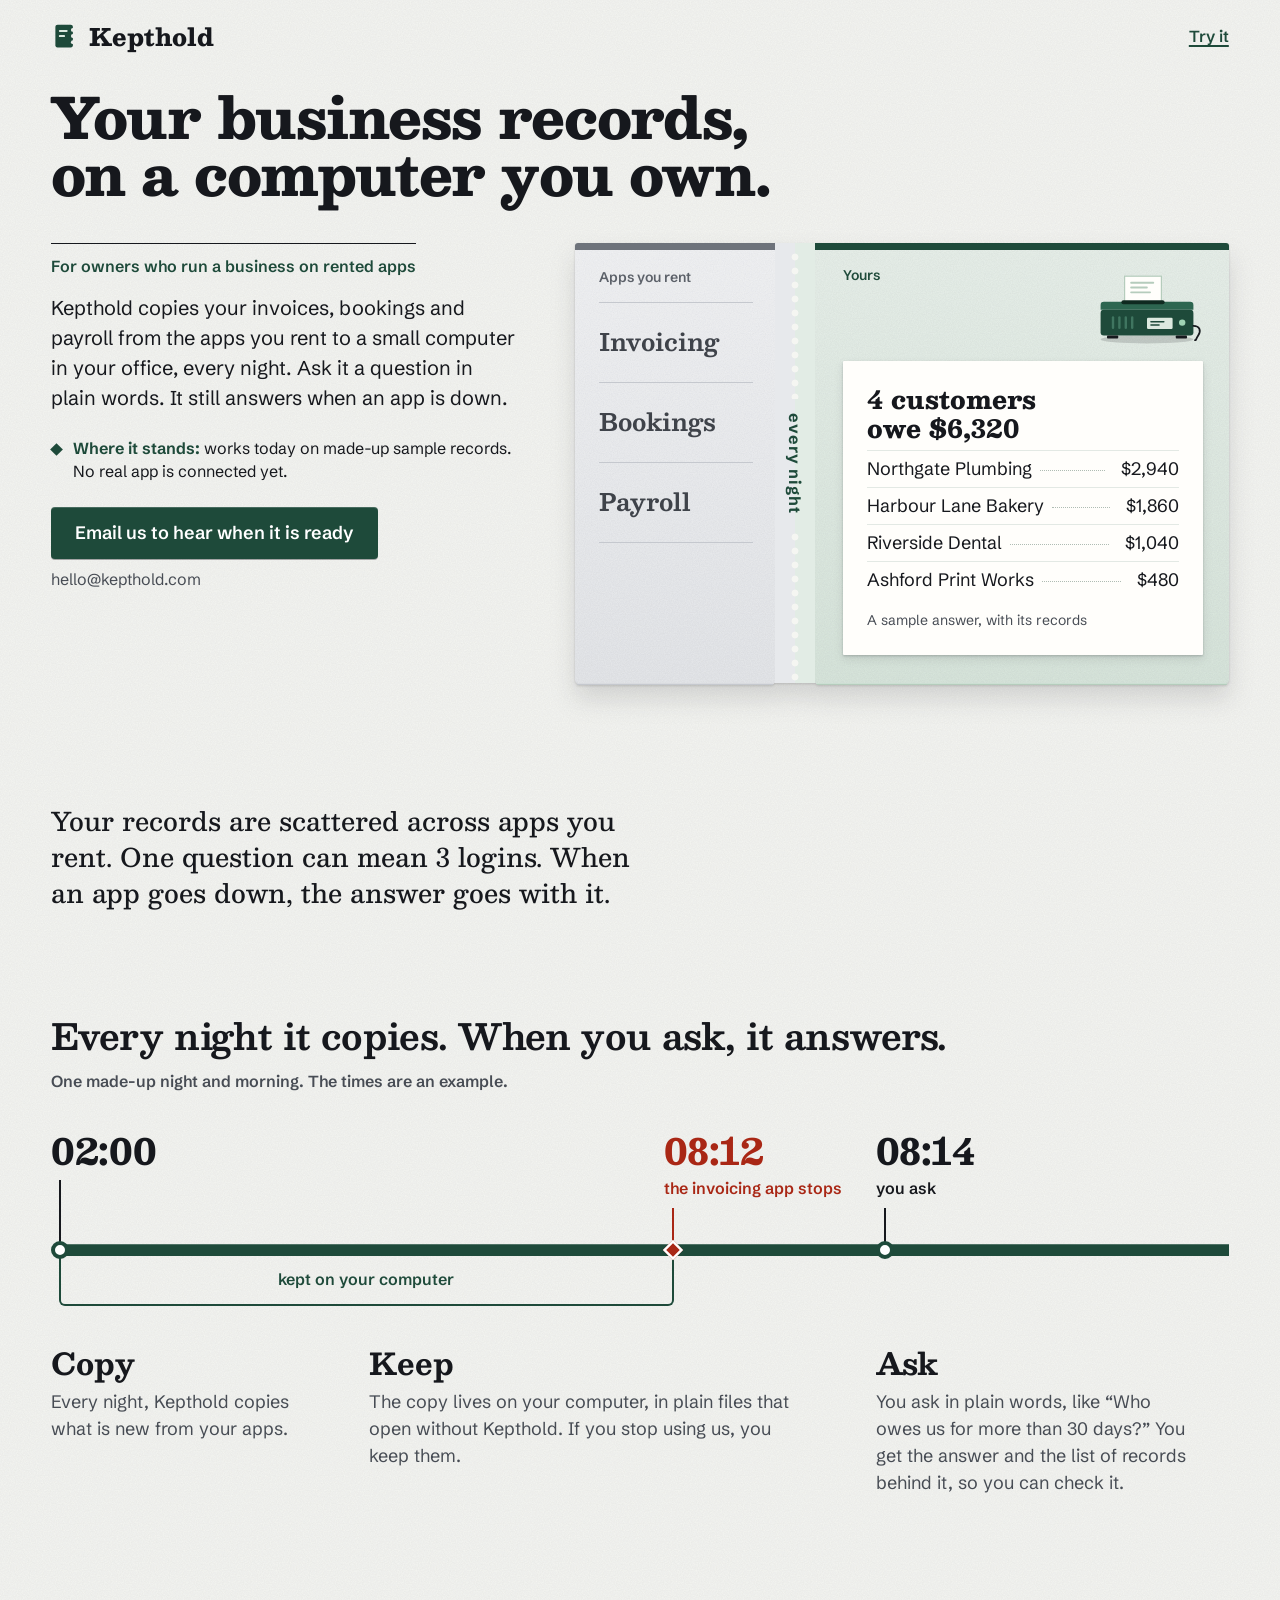
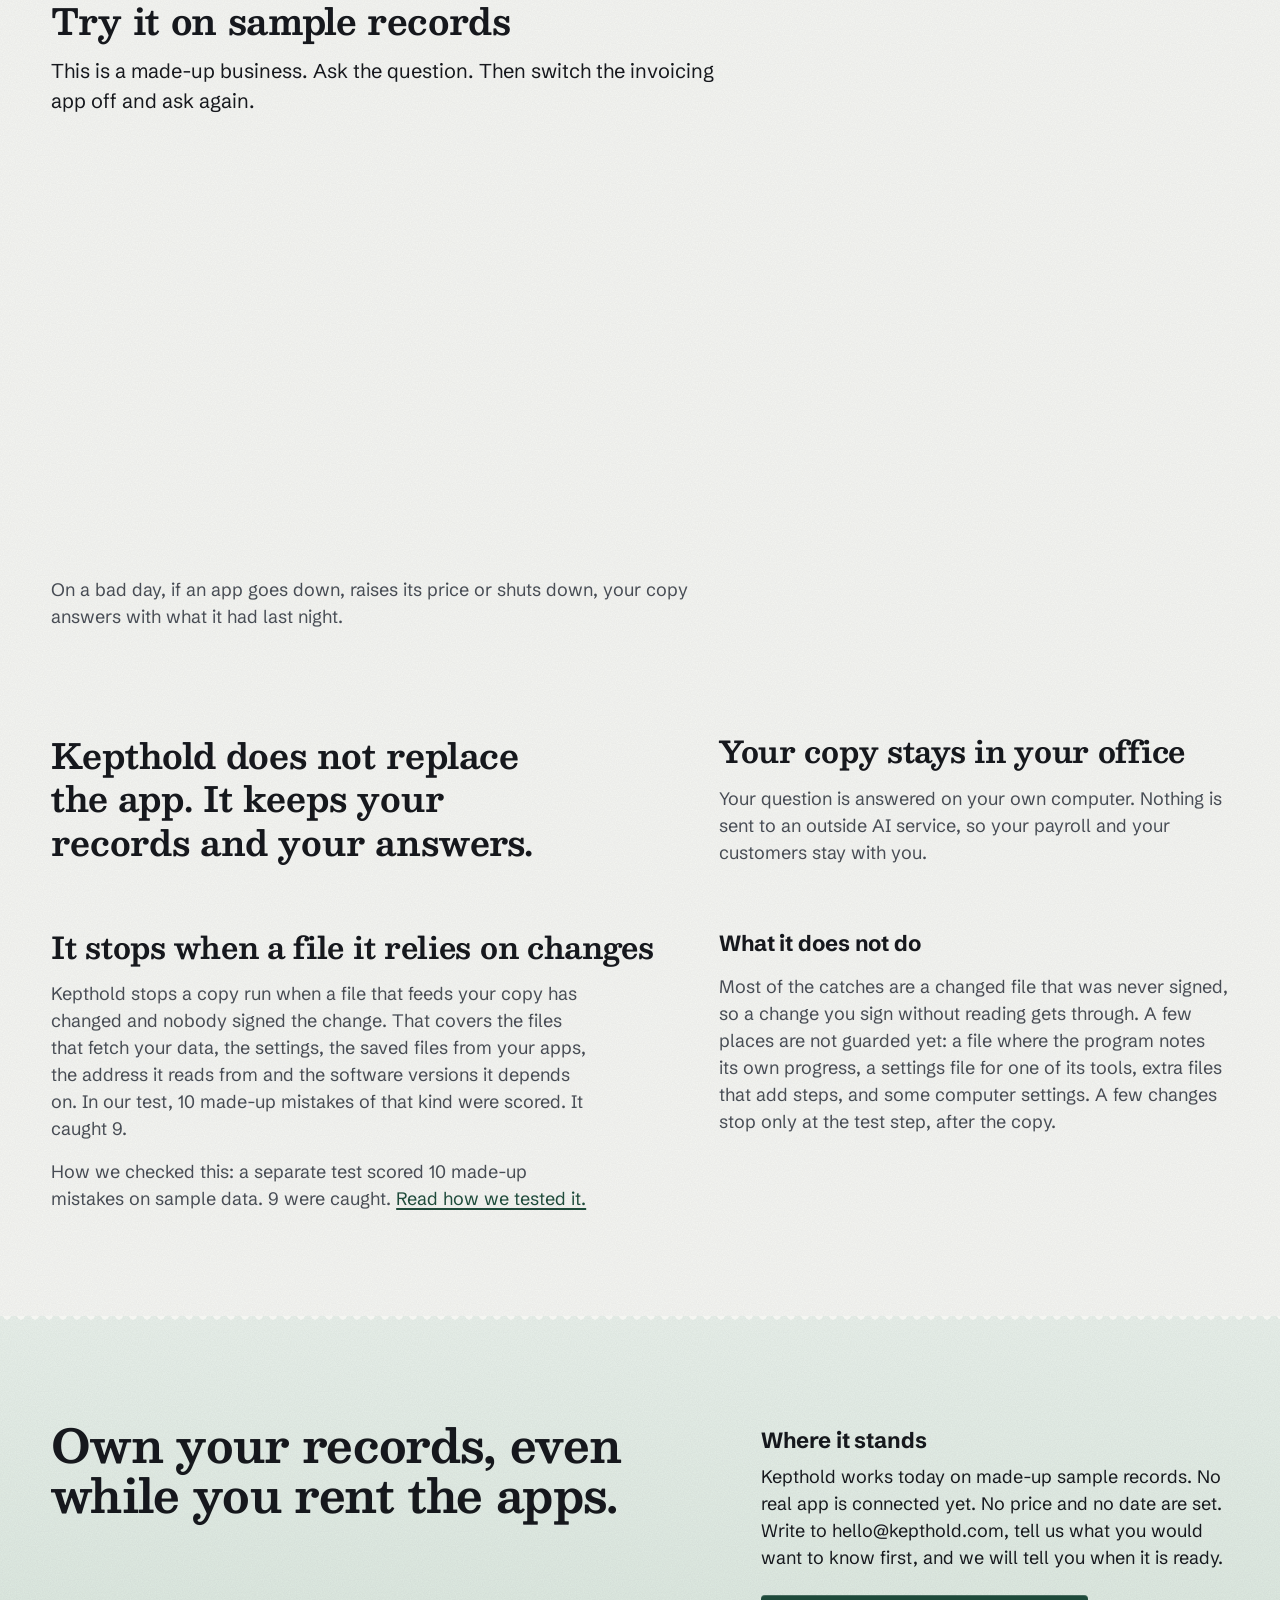
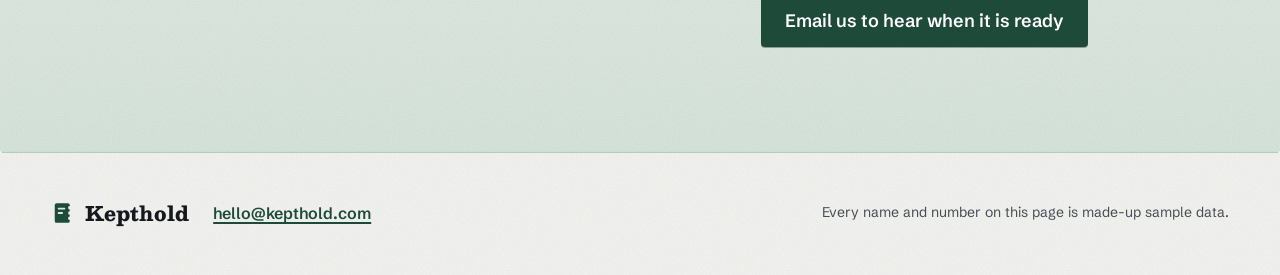
<file: index.html>
<!doctype html>
<html lang="en">
<head>
<meta charset="utf-8">
<script>document.documentElement.className='js';</script>
<style>.js #static-example { display: none; }</style>
<meta name="viewport" content="width=device-width, initial-scale=1">
<title>Kepthold: your business records, on a computer you own</title>
<meta name="description" content="For owners who run a business on rented apps. Kepthold copies your invoices, bookings and payroll to a small computer in your office every night, and answers questions in plain words. It works today on made-up sample records.">
<link rel="canonical" href="https://www.kepthold.com/">
<meta property="og:type" content="website">
<meta property="og:site_name" content="Kepthold">
<meta property="og:title" content="Kepthold: your business records, on a computer you own">
<meta property="og:description" content="Kepthold copies your invoices, bookings and payroll to a small computer in your office every night and answers questions in plain words. Works today on made-up sample records.">
<meta property="og:url" content="https://www.kepthold.com/">
<meta property="og:image" content="https://www.kepthold.com/assets/og.png">
<meta name="twitter:card" content="summary_large_image">
<link rel="icon" href="assets/mark.svg" type="image/svg+xml">
<meta name="color-scheme" content="light">
<link rel="preload" href="fonts/Besley-VF.woff2" as="font" type="font/woff2" crossorigin>
<link rel="preload" href="fonts/SchibstedGrotesk-VF.woff2" as="font" type="font/woff2" crossorigin>
<link rel="stylesheet" href="site.css">
<script src="site.js" defer></script>
</head>
<body id="top">
<a class="skip-link" href="#main">Skip to content</a>
<svg width="0" height="0" class="defs" aria-hidden="true" focusable="false">
  <symbol id="pc" viewBox="0 0 140 100">
    <ellipse cx="70" cy="93" rx="58" ry="5" fill="#16181D" opacity=".16"/>
    <rect x="42" y="14" width="46" height="34" fill="#FFFEFB" stroke="#B5CCBC" stroke-width="1.5"/>
    <rect x="49" y="21" width="30" height="2.4" rx="1.2" fill="#B5CCBC"/>
    <rect x="49" y="27" width="22" height="2.4" rx="1.2" fill="#B5CCBC"/>
    <rect x="49" y="33" width="26" height="2.4" rx="1.2" fill="#B5CCBC"/>
    <path d="M16 46h108a4 4 0 0 1 4 4v6H12v-6a4 4 0 0 1 4-4z" fill="#2D6650"/>
    <rect x="38" y="44" width="54" height="5" rx="2.5" fill="#0F2A20"/>
    <rect x="12" y="56" width="116" height="32" rx="4" fill="#1E4A3A"/>
    <rect x="26" y="64" width="3" height="16" rx="1.5" fill="#3F7560"/>
    <rect x="34" y="64" width="3" height="16" rx="1.5" fill="#3F7560"/>
    <rect x="42" y="64" width="3" height="16" rx="1.5" fill="#3F7560"/>
    <rect x="50" y="64" width="3" height="16" rx="1.5" fill="#3F7560"/>
    <rect x="70" y="66" width="32" height="14" rx="1.5" fill="#DCE9DF"/>
    <rect x="74" y="70" width="18" height="2" rx="1" fill="#1E4A3A"/>
    <rect x="74" y="74" width="12" height="2" rx="1" fill="#1E4A3A"/>
    <circle cx="114" cy="72" r="4" fill="#9FD3B4"/>
    <rect x="20" y="88" width="14" height="4" rx="1" fill="#16181D"/>
    <rect x="106" y="88" width="14" height="4" rx="1" fill="#16181D"/>
    <path d="M128 76c8 0 10 6 6 12s-2 6-4 6" stroke="#16181D" stroke-width="2.2" fill="none" stroke-linecap="round"/>
  </symbol>
</svg>

<header class="top wrap">
  <a class="brand" href="#top" aria-label="Kepthold, top of page"><img src="assets/mark.svg" width="28" height="28" alt=""><span>Kepthold</span></a>
  <a class="toplink" href="#h-try">Try it</a>
</header>

<main id="main" tabindex="-1">

<section class="hero wrap" aria-labelledby="h-hero">
  <h1 id="h-hero">Your business<br class="m"> records,<br class="d"> on a<br class="m"> computer you own.</h1>
  <div class="hero-text">
    <p class="byline">For owners who run a business on rented apps</p>
    <p class="support">Kepthold copies your invoices, bookings and payroll from the apps you rent to a small computer in your office, every night. Ask it a question in plain words. It still answers when an app is down.</p>
    <p class="status"><strong>Where it stands:</strong> works today on <span class="nw">made-up</span> sample records. No real app is connected yet.</p>
    <p class="act"><a class="btn" href="mailto:hello@kepthold.com">Email us to hear when it is ready</a><span class="addr">hello@kepthold.com</span></p>
  </div>
  <figure class="duo" aria-label="Apps you rent are copied every night to Yours, your computer. You ask, and get the answer with the records behind it.">
    <div class="duo-rent g">
      <p class="cap">Apps you rent</p>
      <ul class="apps" role="list"><li>Invoicing</li><li>Bookings</li><li>Payroll</li></ul>
    </div>
    <div class="duo-perf"><span>every night</span></div>
    <div class="duo-yours y">
      <div class="duo-head"><p class="cap">Yours</p><svg class="duo-pc" viewBox="0 0 140 100" aria-hidden="true"><use href="#pc"/></svg></div>
      <div class="slip-w"><div class="slip">
        <p class="slip-h">4 customers owe $6,320</p>
        <ul class="mrecs" role="list">
          <li><span>Northgate Plumbing</span><span>$2,940</span></li>
          <li><span>Harbour Lane Bakery</span><span>$1,860</span></li>
          <li><span>Riverside Dental</span><span>$1,040</span></li>
          <li><span>Ashford Print Works</span><span>$480</span></li>
        </ul>
        <p class="slip-f">A sample answer, with its records</p>
      </div></div>
    </div>
  </figure>
</section>

<section class="statement wrap" aria-label="The problem">
  <p class="problem">Your records are scattered across apps you rent. One question can mean 3 logins. When an app goes down, the answer goes with it.</p>
</section>

<section class="how wrap" id="how" aria-labelledby="h-how">
  <h2 id="h-how">Every night it copies. When you ask, it answers.</h2>
  <p class="night-cap">One made-up night and morning. The times are an example.</p>
  <div class="tl">
    <div class="tl-top">
      <div class="mk mk-copy"><time class="tm" datetime="02:00">02:00</time></div>
      <div class="mk mk-stop"><time class="tm" datetime="08:12">08:12</time><span class="desc">the invoicing app stops</span></div>
      <div class="mk mk-ask"><time class="tm" datetime="08:14">08:14</time><span class="desc">you ask</span></div>
    </div>
    <p class="brk"><span>kept on your computer</span></p>
    <ol class="caps">
      <li class="cap-copy"><h3>Copy</h3><p>Every night, Kepthold copies what is new from your apps.</p></li>
      <li class="cap-keep"><h3>Keep</h3><p>The copy lives on your computer, in plain files that open without Kepthold. If you stop using us, you keep them.</p></li>
      <li class="cap-ask"><h3>Ask</h3><p>You ask in plain words, like “Who owes us for more than 30 days?” You get the answer and the list of records behind it, so you can check it.</p></li>
    </ol>
  </div>
</section>

<section class="try wrap" id="try" aria-labelledby="h-try">
  <h2 id="h-try" tabindex="-1">Try it on sample records</h2>
  <p class="lead"><span class="js-only">This is a made-up business. Ask the question. Then switch the invoicing app off and ask again.</span><span class="nojs-only">This is a made-up business. Below, the same question twice: first with the invoicing app working, then with it switched off.</span></p>

  <div class="bench" id="bench" data-asked="1" data-open="1" data-off="0">
    <div class="pad2">
      <div class="stub g">
        <p class="zone">An app you rent</p>
        <p class="app-name">Invoicing</p>
        <p class="app-state"><span class="st-on">Working</span><span class="st-off">Not responding since 08:12</span></p>
        <div class="power">
          <button class="switch" type="button" hidden role="switch" aria-checked="true" aria-label="Invoicing app power" id="sw"><span class="lab l-on">On</span><span class="lab l-off">Off</span><span class="knob"><span class="k-on">On</span><span class="k-off">Off</span></span></button>
          <span class="on-word">On</span>
        </div>
      </div>
      <div class="leaf" id="leaf"><div class="leaf-in g">
        <ul class="inv" role="list">
          <li class="inv-h"><span>Customer</span><span>Owed</span></li>
          <li><span>Northgate Plumbing</span><span class="amt">$2,940</span></li>
          <li><span>Harbour Lane Bakery</span><span class="amt">$1,860</span></li>
          <li><span>Riverside Dental</span><span class="amt">$1,040</span></li>
          <li><span>Ashford Print Works</span><span class="amt">$480</span></li>
        </ul>
      </div></div>
      <div class="yours y">
        <p class="zone">Your computer</p>
        <div class="q-row">
          <div class="q-paper"><p class="q-text" id="sample-question">Who owes us for more than 30 days?</p></div>
          <button class="btn btn-ask" type="button" hidden id="ask" aria-describedby="sample-question">Ask</button>
        </div>
        <div id="answer-status" class="visually-hidden" role="status"></div>
        <div class="answer">
          <div class="slip-w blank"><div class="slip"><p>Press Ask. Your answer prints here.</p></div></div>
          <div class="slip-w ans-w"><div class="slip ans-card">
            <p class="stamp"><span>Still answers, from last night's copy.</span></p>
            <p class="ans-big">4 customers owe $6,320.</p>
            <p class="ans-src"><span class="src-copy">From last night's copy. </span>Sample data.</p>
            <button class="btn-rec" type="button" hidden id="rec" aria-expanded="true" aria-controls="records"><span class="r-show">Show the records behind it</span><span class="r-hide">Hide the records</span></button>
            <div class="records" id="records">
              <div class="rec-in">
                <table>
                  <caption>The records behind the answer</caption>
                  <colgroup><col class="c-cust"><col class="c-days"><col class="c-owed"></colgroup>
                  <thead><tr><th scope="col" id="customer-1">Customer</th><th scope="col" id="days-1">Days</th><th scope="col" id="owed-1">Owed</th></tr></thead>
                  <tbody>
                    <tr><td headers="customer-1">Northgate Plumbing</td><td headers="days-1">47 days</td><td headers="owed-1">$2,940</td></tr>
                    <tr><td headers="customer-1">Harbour Lane Bakery</td><td headers="days-1">38 days</td><td headers="owed-1">$1,860</td></tr>
                    <tr><td headers="customer-1">Riverside Dental</td><td headers="days-1">33 days</td><td headers="owed-1">$1,040</td></tr>
                    <tr><td headers="customer-1">Ashford Print Works</td><td headers="days-1">31 days</td><td headers="owed-1">$480</td></tr>
                  </tbody>
                  <tfoot><tr><td headers="customer-1">Total</td><td headers="days-1"></td><td headers="owed-1">$6,320</td></tr></tfoot>
                </table>
              </div>
            </div>
          </div></div>
        </div>
      </div>
    </div>
  </div>

  <div id="static-example">
    <div class="bench still-off" data-asked="1" data-open="1" data-off="1">
      <div class="pad2">
        <div class="stub g">
          <p class="zone">An app you rent</p>
          <p class="app-name">Invoicing</p>
          <p class="app-state"><span class="st-off">Not responding since 08:12</span></p>
          <div class="power"><span class="off-word">Off</span></div>
        </div>
        <div class="leaf"></div>
        <div class="yours y">
          <p class="zone">Your computer</p>
          <div class="q-row"><div class="q-paper"><p class="q-text">Who owes us for more than 30 days?</p></div></div>
          <div class="answer"><div class="slip-w ans-w"><div class="slip ans-card">
            <p class="stamp"><span>Still answers, from last night's copy.</span></p>
            <p class="ans-big">4 customers owe $6,320.</p>
            <p class="ans-src">Sample data.</p>
            <div class="records"><div class="rec-in">
              <table>
                  <caption>The records behind the answer</caption>
                  <colgroup><col class="c-cust"><col class="c-days"><col class="c-owed"></colgroup>
                  <thead><tr><th scope="col" id="customer-2">Customer</th><th scope="col" id="days-2">Days</th><th scope="col" id="owed-2">Owed</th></tr></thead>
                  <tbody>
                    <tr><td headers="customer-2">Northgate Plumbing</td><td headers="days-2">47 days</td><td headers="owed-2">$2,940</td></tr>
                    <tr><td headers="customer-2">Harbour Lane Bakery</td><td headers="days-2">38 days</td><td headers="owed-2">$1,860</td></tr>
                    <tr><td headers="customer-2">Riverside Dental</td><td headers="days-2">33 days</td><td headers="owed-2">$1,040</td></tr>
                    <tr><td headers="customer-2">Ashford Print Works</td><td headers="days-2">31 days</td><td headers="owed-2">$480</td></tr>
                  </tbody>
                  <tfoot><tr><td headers="customer-2">Total</td><td headers="days-2"></td><td headers="owed-2">$6,320</td></tr></tfoot>
                </table>
            </div></div>
          </div></div></div>
        </div>
      </div>
    </div>
  </div>

  <p class="bad">On a bad day, if an app goes down, raises its price or shuts down, your copy answers with what it had last night.</p>
</section>

<section class="promise wrap" aria-labelledby="h-private">
  <p class="limit">Kepthold does not replace the app. It keeps your records and your answers.</p>
  <div class="private">
    <h2 id="h-private">Your copy stays in your office</h2>
    <p>Your question is answered on your own computer. Nothing is sent to an outside AI service, so your payroll and your customers stay with you.</p>
  </div>
</section>

<section class="promise checks wrap" aria-labelledby="h-checks">
  <div class="private">
    <h2 id="h-checks">It stops when a file it relies on changes</h2>
    <p>Kepthold stops a copy run when a file that feeds your copy has changed and nobody signed the change. That covers the files that fetch your data, the settings, the saved files from your apps, the address it reads from and the software versions it depends on. In our test, 10 made-up mistakes of that kind were scored. It caught 9.</p>
    <p class="proof">How we checked this: a separate test scored 10 made-up mistakes on sample data. 9 were caught. <a href="how-we-tested.html">Read how we tested it.</a></p>
  </div>
  <div class="private">
    <h3>What it does not do</h3>
    <p>Most of the catches are a changed file that was never signed, so a change you sign without reading gets through. A few places are not guarded yet: a file where the program notes its own progress, a settings file for one of its tools, extra files that add steps, and some computer settings. A few changes stop only at the test step, after the copy.</p>
  </div>
</section>

<section class="close" aria-labelledby="h-vision">
  <div class="close-sheet y">
    <div class="wrap close-in">
      <h2 class="vision" id="h-vision">Own your records, even while you rent the apps.</h2>
      <div class="stands">
        <h3>Where it stands</h3>
        <p>Kepthold works today on <span class="nw">made-up</span> sample records. No real app is connected yet. No price and no date are set. Write to hello@kepthold.com, tell us what you would want to know first, and we will tell you when it is ready.</p>
        <p class="act"><a class="btn" href="mailto:hello@kepthold.com">Email us to hear when it is ready</a></p>
      </div>
    </div>
  </div>
</section>

</main>
<footer class="foot wrap">
  <a class="brand sm" href="#top" aria-label="Kepthold, top of page"><img src="assets/mark.svg" width="24" height="24" alt=""><span>Kepthold</span></a>
  <a class="f-mail" href="mailto:hello@kepthold.com">hello@kepthold.com</a>
  <p class="f-note">Every name and number on this page is made-up sample data.</p>
</footer>
</body>
</html>
</file>
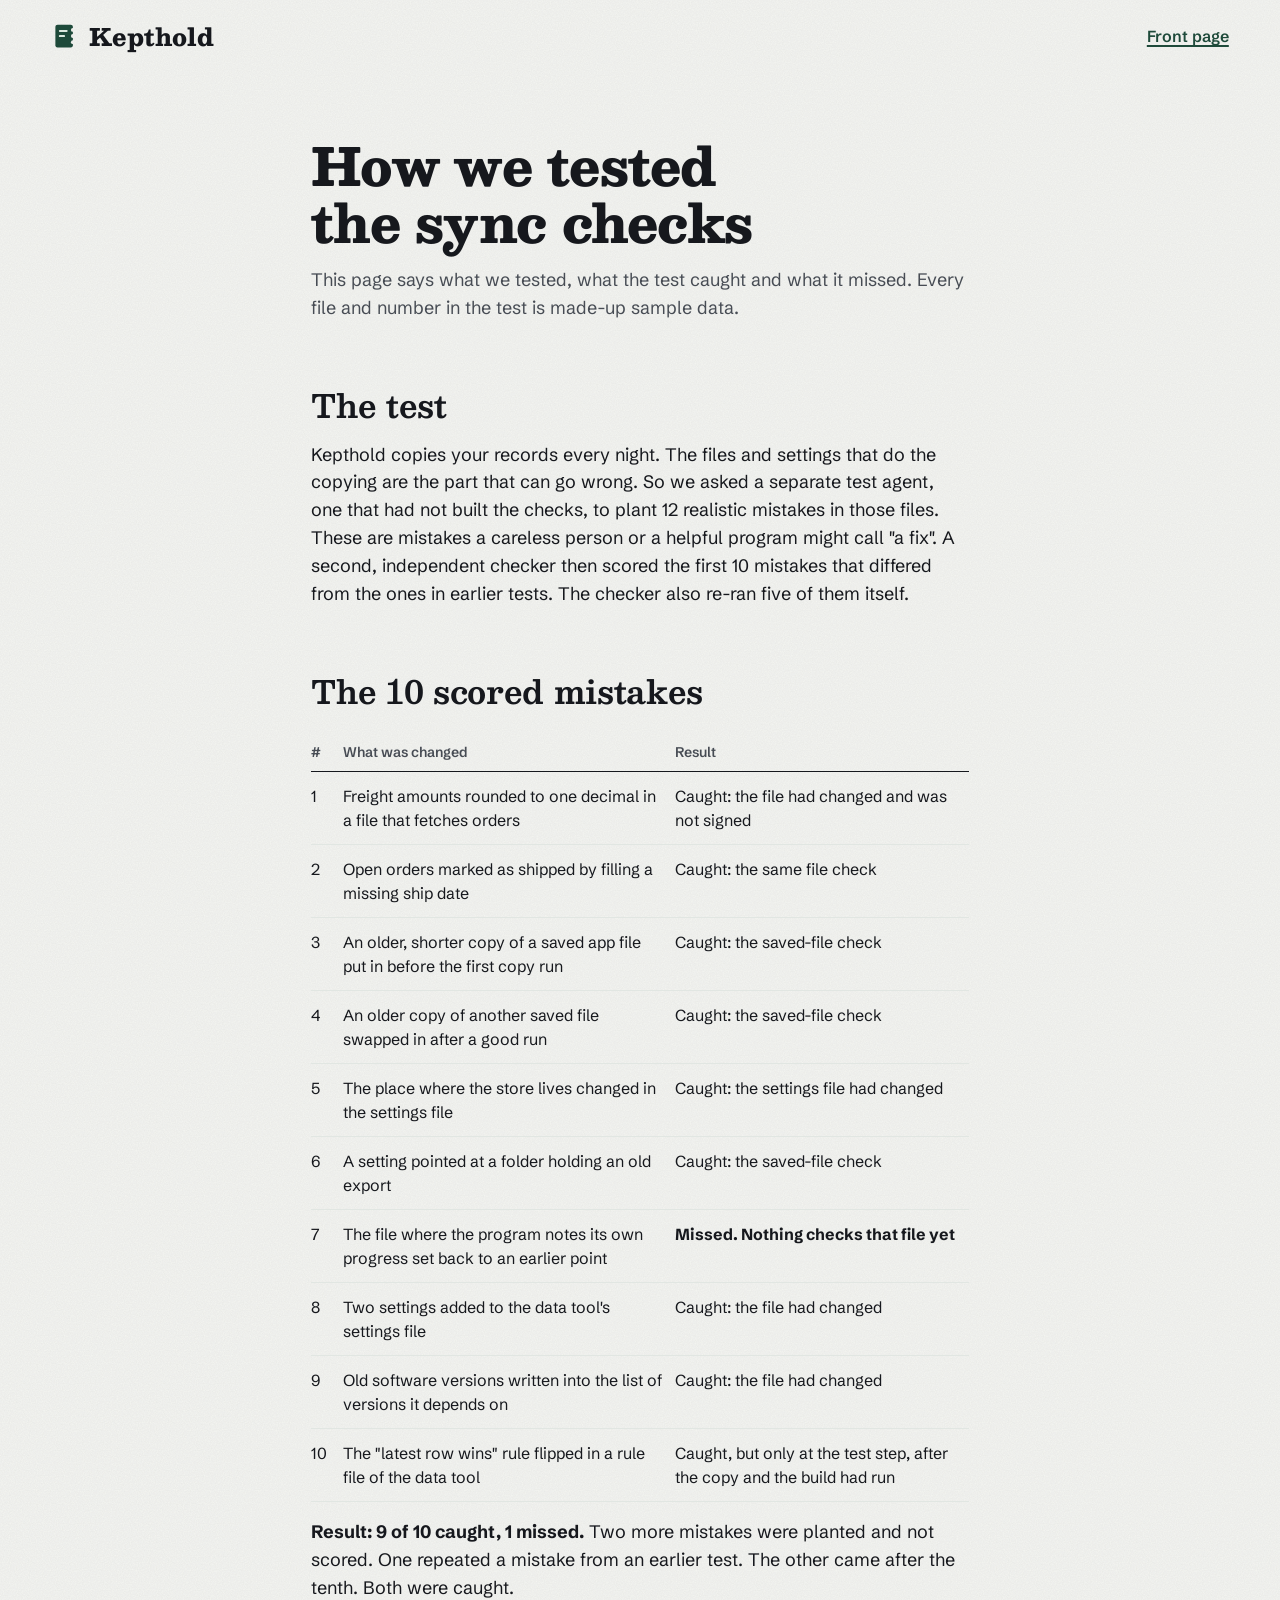
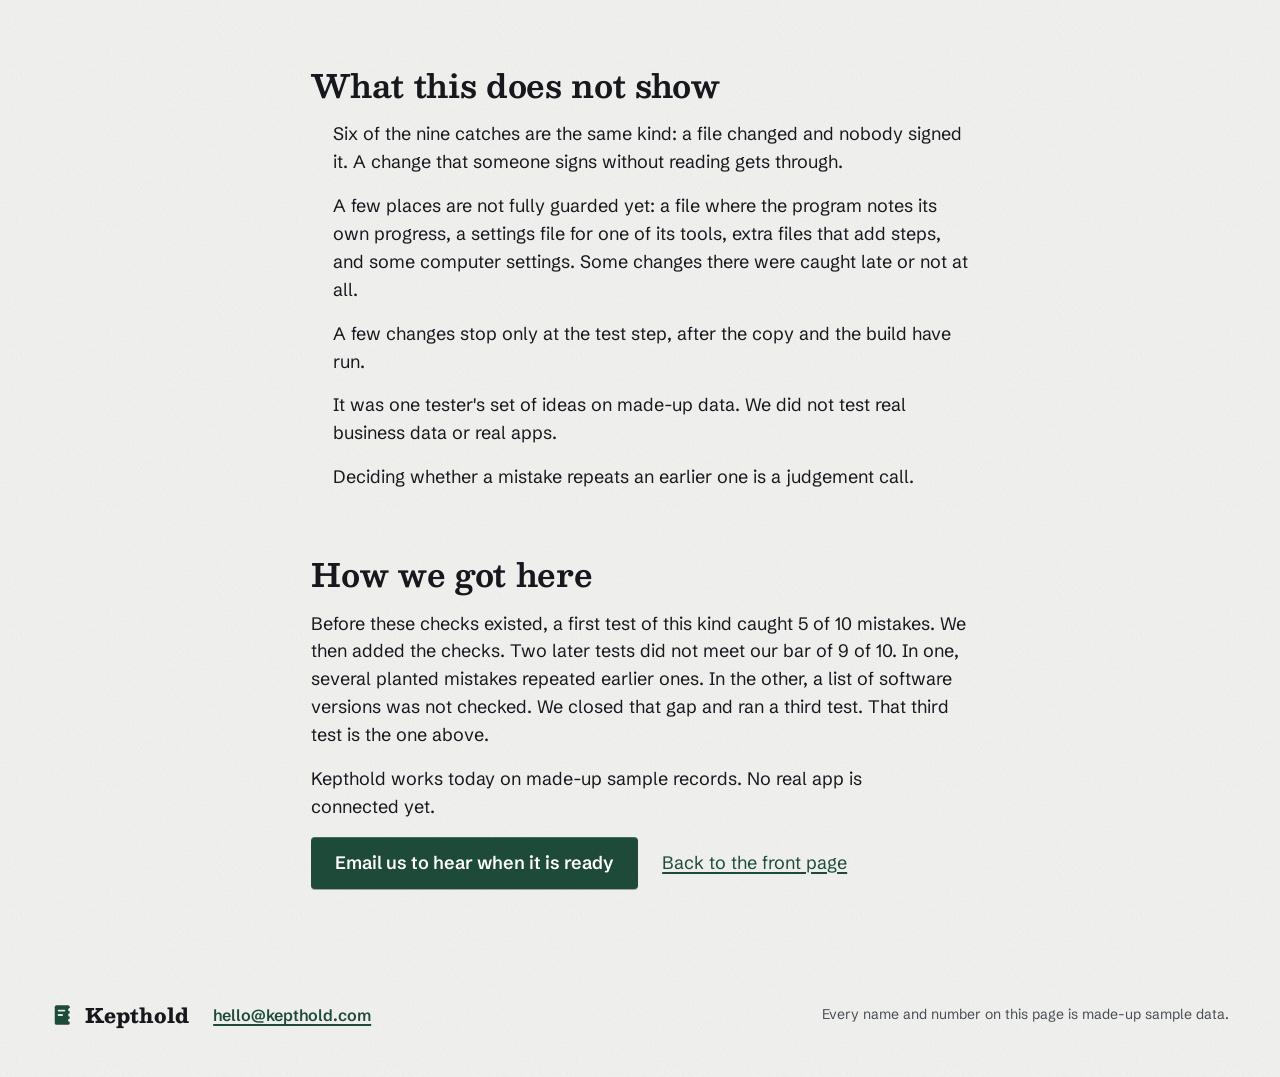
<file: how-we-tested.html>
<!doctype html>
<html lang="en">
<head>
<meta charset="utf-8">
<meta name="viewport" content="width=device-width, initial-scale=1">
<title>How we tested the sync checks | Kepthold</title>
<meta name="description" content="What we tested, what the test caught and what it missed. Ten made-up mistakes, nine caught, one missed. Sample data only.">
<link rel="canonical" href="https://www.kepthold.com/how-we-tested.html">
<link rel="icon" href="assets/mark.svg" type="image/svg+xml">
<meta name="color-scheme" content="light">
<meta property="og:type" content="article">
<meta property="og:site_name" content="Kepthold">
<meta property="og:title" content="How we tested the sync checks">
<meta property="og:description" content="Ten made-up mistakes, nine caught, one missed. What the test shows and what it does not.">
<meta property="og:url" content="https://www.kepthold.com/how-we-tested.html">
<meta property="og:image" content="https://www.kepthold.com/assets/og.png">
<meta name="twitter:card" content="summary_large_image">
<link rel="preload" href="fonts/Besley-VF.woff2" as="font" type="font/woff2" crossorigin>
<link rel="preload" href="fonts/SchibstedGrotesk-VF.woff2" as="font" type="font/woff2" crossorigin>
<link rel="stylesheet" href="site.css">
</head>
<body id="top">
<a class="skip-link" href="#main">Skip to content</a>
<header class="top wrap">
  <a class="brand" href="./" aria-label="Kepthold, front page"><img src="assets/mark.svg" width="28" height="28" alt=""><span>Kepthold</span></a>
  <a class="toplink" href="./">Front page</a>
</header>

<main id="main" tabindex="-1" class="wrap pp">
  <h1>How we tested the sync checks</h1>
  <p class="pp-lead">This page says what we tested, what the test caught and what it missed. Every file and number in the test is made-up sample data.</p>

  <h2>The test</h2>
  <p>Kepthold copies your records every night. The files and settings that do the copying are the part that can go wrong. So we asked a separate test agent, one that had not built the checks, to plant 12 realistic mistakes in those files. These are mistakes a careless person or a helpful program might call "a fix". A second, independent checker then scored the first 10 mistakes that differed from the ones in earlier tests. The checker also re-ran five of them itself.</p>

  <h2 id="scored-mistakes">The 10 scored mistakes</h2>
  <div class="pp-table" role="region" aria-labelledby="scored-mistakes" tabindex="0">
    <table>
      <thead><tr><th scope="col">#</th><th scope="col">What was changed</th><th scope="col">Result</th></tr></thead>
      <tbody>
        <tr><td>1</td><td>Freight amounts rounded to one decimal in a file that fetches orders</td><td>Caught: the file had changed and was not signed</td></tr>
        <tr><td>2</td><td>Open orders marked as shipped by filling a missing ship date</td><td>Caught: the same file check</td></tr>
        <tr><td>3</td><td>An older, shorter copy of a saved app file put in before the first copy run</td><td>Caught: the saved-file check</td></tr>
        <tr><td>4</td><td>An older copy of another saved file swapped in after a good run</td><td>Caught: the saved-file check</td></tr>
        <tr><td>5</td><td>The place where the store lives changed in the settings file</td><td>Caught: the settings file had changed</td></tr>
        <tr><td>6</td><td>A setting pointed at a folder holding an old export</td><td>Caught: the saved-file check</td></tr>
        <tr><td>7</td><td>The file where the program notes its own progress set back to an earlier point</td><td class="miss">Missed. Nothing checks that file yet</td></tr>
        <tr><td>8</td><td>Two settings added to the data tool's settings file</td><td>Caught: the file had changed</td></tr>
        <tr><td>9</td><td>Old software versions written into the list of versions it depends on</td><td>Caught: the file had changed</td></tr>
        <tr><td>10</td><td>The "latest row wins" rule flipped in a rule file of the data tool</td><td>Caught, but only at the test step, after the copy and the build had run</td></tr>
      </tbody>
    </table>
  </div>
  <p><strong>Result: 9 of 10 caught, 1 missed.</strong> Two more mistakes were planted and not scored. One repeated a mistake from an earlier test. The other came after the tenth. Both were caught.</p>

  <h2>What this does not show</h2>
  <ul class="pp-list" role="list">
    <li>Six of the nine catches are the same kind: a file changed and nobody signed it. A change that someone signs without reading gets through.</li>
    <li>A few places are not fully guarded yet: a file where the program notes its own progress, a settings file for one of its tools, extra files that add steps, and some computer settings. Some changes there were caught late or not at all.</li>
    <li>A few changes stop only at the test step, after the copy and the build have run.</li>
    <li>It was one tester's set of ideas on made-up data. We did not test real business data or real apps.</li>
    <li>Deciding whether a mistake repeats an earlier one is a judgement call.</li>
  </ul>

  <h2>How we got here</h2>
  <p>Before these checks existed, a first test of this kind caught 5 of 10 mistakes. We then added the checks. Two later tests did not meet our bar of 9 of 10. In one, several planted mistakes repeated earlier ones. In the other, a list of software versions was not checked. We closed that gap and ran a third test. That third test is the one above.</p>
  <p>Kepthold works today on made-up sample records. No real app is connected yet.</p>
  <p class="pp-back"><a class="btn" href="mailto:hello@kepthold.com">Email us to hear when it is ready</a> <a href="./">Back to the front page</a></p>
</main>

<footer class="foot wrap">
  <a class="brand sm" href="./" aria-label="Kepthold, front page"><img src="assets/mark.svg" width="24" height="24" alt=""><span>Kepthold</span></a>
  <a class="f-mail" href="mailto:hello@kepthold.com">hello@kepthold.com</a>
  <p class="f-note">Every name and number on this page is made-up sample data.</p>
</footer>
</body>
</html>
</file>
<file: site.css>
@font-face { font-family: "Besley"; src: url("fonts/Besley-VF.woff2") format("woff2"); font-weight: 400 900; font-display: swap; }
@font-face { font-family: "Schibsted Grotesk"; src: url("fonts/SchibstedGrotesk-VF.woff2") format("woff2"); font-weight: 400 900; font-display: swap; }

/* SYSTEM. One printed pad: grey sheets are rented apps, green sheets are yours.
   Real text only. Paper tone, hairline rules, one soft contact shadow.
   Two edge treatments only: the round-hole perforation between sheets, and one torn edge (paper-coloured).
   Slips are cut straight.
   Spacing scale: 8 16 24 40 64 104. Type scale: 14 16 18 22 30 40 52 64. */
:root {
  --page: #F5F6F2;
  --ink: #16181D;
  --muted: #474C54;
  --rent: #5C6169;
  --deep: #1E4A3A;
  --deep-2: #163829;
  --kept: #DCE9DF;
  --y-mid: #E0EBE3;
  --hair: rgba(22,24,29,.2);
  --hair-g: #C5C8CE;
  --red: #A92715;
  --s1: 8px; --s2: 16px; --s3: 24px; --s4: 40px; --s5: 64px; --s6: 104px;
  --t0: 14px; --t1: 16px; --t2: 18px; --t3: 22px; --t4: 30px; --t5: clamp(30px, 2.8vw, 40px); --t6: clamp(38px, 4.4vw, 64px);
  --gut: clamp(16px, 4vw, 64px);
  --serif: "Besley", Georgia, "Times New Roman", serif;
  --sans: "Schibsted Grotesk", "Helvetica Neue", Arial, sans-serif;
  --lift-lg: drop-shadow(0 1px 1px rgba(22,24,29,.16)) drop-shadow(0 14px 12px rgba(22,24,29,.13));
  --lift-sm: drop-shadow(0 1px 1px rgba(22,24,29,.2)) drop-shadow(0 4px 4px rgba(22,24,29,.1));
  --grain: url("data:image/svg+xml,%3Csvg xmlns='http://www.w3.org/2000/svg' width='140' height='140'%3E%3Cfilter id='n'%3E%3CfeTurbulence type='fractalNoise' baseFrequency='.85' numOctaves='2' stitchTiles='stitch'/%3E%3CfeColorMatrix values='0 0 0 0 .1 0 0 0 0 .1 0 0 0 0 .12 .09 0 0 0 0'/%3E%3C/filter%3E%3Crect width='100%25' height='100%25' filter='url(%23n)'/%3E%3C/svg%3E");
  --rag-stub: polygon(0 0,calc(100% - 1.7px) 0.0%,calc(100% - 5.9px) 3.33%,calc(100% - 5.6px) 6.67%,calc(100% - 7.6px) 10.0%,calc(100% - 2.9px) 13.33%,calc(100% - 2.8px) 16.67%,calc(100% - 6.1px) 20.0%,calc(100% - 5.6px) 23.33%,calc(100% - 3.1px) 26.67%,calc(100% - 5.8px) 30.0%,calc(100% - 3.8px) 33.33%,calc(100% - 6.4px) 36.67%,calc(100% - 1.8px) 40.0%,calc(100% - 2.6px) 43.33%,calc(100% - 7.3px) 46.67%,calc(100% - 3.5px) 50.0%,calc(100% - 2.8px) 53.33%,calc(100% - 6.6px) 56.67%,calc(100% - 5.4px) 60.0%,calc(100% - 2.0px) 63.33%,calc(100% - 4.9px) 66.67%,calc(100% - 5.6px) 70.0%,calc(100% - 2.2px) 73.33%,calc(100% - 5.6px) 76.67%,calc(100% - 1.9px) 80.0%,calc(100% - 3.4px) 83.33%,calc(100% - 1.6px) 86.67%,calc(100% - 2.4px) 90.0%,calc(100% - 7.8px) 93.33%,calc(100% - 3.8px) 96.67%,calc(100% - 7.9px) 100.0%,0 100%);
  --rag-yours: polygon(4.1px 0.0%,5.3px 3.33%,7.1px 6.67%,5.8px 10.0%,1.8px 13.33%,5.1px 16.67%,5.4px 20.0%,2.3px 23.33%,1.7px 26.67%,7.1px 30.0%,4.6px 33.33%,2.4px 36.67%,4.2px 40.0%,2.5px 43.33%,6.6px 46.67%,4.5px 50.0%,1.7px 53.33%,6.7px 56.67%,1.6px 60.0%,3.0px 63.33%,1.2px 66.67%,6.2px 70.0%,1.8px 73.33%,4.7px 76.67%,1.7px 80.0%,4.4px 83.33%,5.8px 86.67%,4.7px 90.0%,4.2px 93.33%,4.4px 96.67%,4.1px 100.0%,100% 100%,100% 0);
  --rag-leaf: polygon(5.2px 0.0%,1.7px 3.33%,4.3px 6.67%,2.7px 10.0%,7.1px 13.33%,7.6px 16.67%,1.5px 20.0%,2.0px 23.33%,5.9px 26.67%,5.0px 30.0%,1.1px 33.33%,5.9px 36.67%,7.6px 40.0%,4.0px 43.33%,3.4px 46.67%,5.0px 50.0%,7.6px 53.33%,2.8px 56.67%,3.1px 60.0%,2.3px 63.33%,5.4px 66.67%,4.3px 70.0%,2.8px 73.33%,3.7px 76.67%,1.2px 80.0%,3.2px 83.33%,7.9px 86.67%,5.1px 90.0%,3.0px 93.33%,7.6px 96.67%,3.5px 100.0%,calc(100% - 3.4px) 100.0%,calc(100% - 4.3px) 96.67%,calc(100% - 7.5px) 93.33%,calc(100% - 2.7px) 90.0%,calc(100% - 5.3px) 86.67%,calc(100% - 7.4px) 83.33%,calc(100% - 3.2px) 80.0%,calc(100% - 6.4px) 76.67%,calc(100% - 4.8px) 73.33%,calc(100% - 7.7px) 70.0%,calc(100% - 3.7px) 66.67%,calc(100% - 3.6px) 63.33%,calc(100% - 6.9px) 60.0%,calc(100% - 4.6px) 56.67%,calc(100% - 6.3px) 53.33%,calc(100% - 7.6px) 50.0%,calc(100% - 5.2px) 46.67%,calc(100% - 4.9px) 43.33%,calc(100% - 3.6px) 40.0%,calc(100% - 6.3px) 36.67%,calc(100% - 3.0px) 33.33%,calc(100% - 7.4px) 30.0%,calc(100% - 5.2px) 26.67%,calc(100% - 2.7px) 23.33%,calc(100% - 2.9px) 20.0%,calc(100% - 7.1px) 16.67%,calc(100% - 2.6px) 13.33%,calc(100% - 2.4px) 10.0%,calc(100% - 2.0px) 6.67%,calc(100% - 1.2px) 3.33%,calc(100% - 2.8px) 0.0%);
  --rag-stub-m: polygon(0 0,100% 0,100.0% calc(100% - 2.8px),96.67% calc(100% - 1.7px),93.33% calc(100% - 2.4px),90.0% calc(100% - 5.8px),86.67% calc(100% - 2.0px),83.33% calc(100% - 2.8px),80.0% calc(100% - 4.1px),76.67% calc(100% - 4.8px),73.33% calc(100% - 3.7px),70.0% calc(100% - 6.5px),66.67% calc(100% - 2.8px),63.33% calc(100% - 3.6px),60.0% calc(100% - 4.0px),56.67% calc(100% - 1.9px),53.33% calc(100% - 2.6px),50.0% calc(100% - 2.0px),46.67% calc(100% - 6.1px),43.33% calc(100% - 2.0px),40.0% calc(100% - 5.7px),36.67% calc(100% - 2.6px),33.33% calc(100% - 5.5px),30.0% calc(100% - 5.6px),26.67% calc(100% - 3.5px),23.33% calc(100% - 7.5px),20.0% calc(100% - 5.6px),16.67% calc(100% - 4.9px),13.329999999999998% calc(100% - 1.3px),10.0% calc(100% - 3.8px),6.670000000000002% calc(100% - 2.9px),3.3299999999999983% calc(100% - 4.3px),0.0% calc(100% - 7.5px));
  --rag-yours-m: polygon(0 100%,0.0% 7.0px,3.33% 1.4px,6.67% 5.8px,10.0% 7.5px,13.33% 4.8px,16.67% 1.7px,20.0% 7.1px,23.33% 4.0px,26.67% 7.9px,30.0% 7.1px,33.33% 6.8px,36.67% 7.5px,40.0% 1.5px,43.33% 6.6px,46.67% 3.1px,50.0% 1.9px,53.33% 3.7px,56.67% 5.1px,60.0% 1.0px,63.33% 4.1px,66.67% 6.5px,70.0% 4.5px,73.33% 4.7px,76.67% 3.1px,80.0% 7.8px,83.33% 2.7px,86.67% 5.8px,90.0% 5.5px,93.33% 1.0px,96.67% 8.0px,100.0% 2.6px,100% 100%);
}
*, *::before, *::after { box-sizing: border-box; }
html { -webkit-text-size-adjust: 100%; }
body { margin: 0; background: var(--page) var(--grain); color: var(--ink); font: 400 var(--t2)/1.5 var(--sans); font-feature-settings: "kern"; font-variant-numeric: lining-nums proportional-nums; }
.defs { position: absolute; overflow: hidden; }
h1, h2, h3 { margin: 0; text-wrap: balance; }
p, ul, ol { margin: 0; }
p { text-wrap: pretty; }
ul, ol { padding: 0; list-style: none; }
a { color: var(--deep); text-underline-offset: 3px; text-decoration-thickness: 1.5px; }
:focus-visible { outline: 3px solid var(--ink); outline-offset: 3px; border-radius: 3px; }
.visually-hidden, .skip-link:not(:focus) { position: absolute; width: 1px; height: 1px; padding: 0; overflow: hidden; clip-path: inset(50%); white-space: nowrap; }
.skip-link:focus { position: absolute; z-index: 10; top: 8px; left: var(--gut); padding: 8px 12px; background: var(--page); }
[hidden] { display: none !important; }
.wrap { width: 100%; max-width: calc(1240px + 2 * var(--gut)); margin-inline: auto; padding-inline: var(--gut); }
.nw { white-space: nowrap; }
main > section + section { margin-top: var(--s6); }
br.m { display: none; }

h1 { font: 800 var(--t6)/1.02 var(--serif); letter-spacing: -0.016em; }
h2 { font: 650 var(--t5)/1.12 var(--serif); letter-spacing: -0.01em; }
h3 { font: 700 var(--t4)/1.15 var(--serif); letter-spacing: -0.005em; }

/* header and footer */
.top { display: flex; align-items: center; justify-content: space-between; height: 72px; }
.brand { display: inline-flex; align-items: center; gap: 10px; text-decoration: none; color: var(--ink); font: 800 24px/1 var(--serif); min-height: 44px; }
.brand img { display: block; }
.toplink { font-weight: 600; font-size: var(--t1); color: var(--deep); min-height: 44px; display: inline-flex; align-items: center; }
.foot { display: flex; flex-wrap: wrap; align-items: center; gap: var(--s1) var(--s3); padding-block: var(--s4); font-size: var(--t0); color: var(--muted); }
.brand.sm { font-size: 20px; }
.f-mail { font-weight: 600; font-size: var(--t1); min-height: 44px; display: inline-flex; align-items: center; }
.f-note { margin-left: auto; }

/* the one action style */
.btn { display: inline-flex; align-items: center; justify-content: center; min-height: 52px; padding: 0 var(--s3); background: var(--deep); color: #fff; font: 600 var(--t2)/1.2 var(--sans); text-decoration: none; border-radius: 4px; border: 0; cursor: pointer; box-shadow: inset 0 1px 0 rgba(255,255,255,.18), 0 1px 0 rgba(22,24,29,.35); }
.btn:hover { background: var(--deep-2); }
.act { display: flex; flex-wrap: wrap; align-items: center; gap: var(--s1) var(--s3); }
.addr { font-size: var(--t1); color: var(--muted); }

/* paper: sheets with a printed top bar, a pad edge and a grain */
.g { background: linear-gradient(#6E737B, #6E737B) 0 0 / 100% 7px no-repeat, var(--grain), linear-gradient(180deg, #F2F3F5 0%, #E5E7EA 100%); box-shadow: 0 2px 0 -1px #D9DBDF, 0 4px 0 -2px #C5C8CE; color: var(--ink); }
.y { background: linear-gradient(var(--deep), var(--deep)) 0 0 / 100% 7px no-repeat, var(--grain), linear-gradient(180deg, #E8F0EA 0%, #D8E6DC 100%); box-shadow: 0 2px 0 -1px #CCDFD3, 0 4px 0 -2px #B5CCBC; color: var(--ink); }
.cap, .zone { font: 600 var(--t0)/1.2 var(--sans); color: var(--rent); }
.y .cap, .y .zone { color: var(--deep); }
/* a printed slip: cut straight, with the shared soft shadow */
.slip-w { filter: var(--lift-sm); }
.slip { background: #FFFEFB; padding: 24px 24px 24px; border-radius: 1px; }

/* hero: the headline leads, the pad sits inside the page grid */
.hero { display: grid; grid-template-columns: minmax(0, 5fr) minmax(0, 7fr); column-gap: 56px; row-gap: var(--s4); align-items: start; padding-top: var(--s2); }
.hero h1 { grid-column: 1 / -1; }
.hero-text { grid-column: 1; }
.byline { padding-top: 12px; border-top: 1.5px solid var(--ink); width: max-content; max-width: 100%; font: 600 var(--t1)/1.3 var(--sans); color: var(--deep); }
.support { margin-top: var(--s2); font-size: 20px; line-height: 1.5; max-width: 30em; }
.status { position: relative; margin-top: var(--s3); padding-left: 22px; font-size: var(--t1); line-height: 1.45; max-width: 30em; }
.status::before { content: ""; position: absolute; left: 1px; top: .5em; width: 9px; height: 9px; background: var(--deep); transform: rotate(45deg); }
.status strong { font-weight: 650; color: var(--deep); }
.hero .act { margin-top: var(--s3); }

.duo { grid-column: 2; margin: 0; display: flex; align-items: stretch; filter: var(--lift-lg); }
.duo-rent { flex: 0 0 200px; padding: 26px 22px 24px 24px; border-radius: 3px 0 0 3px; }
.duo-rent .cap { margin-bottom: var(--s2); }
.apps { border-top: 1px solid var(--hair-g); }
.apps li { height: 80px; padding-top: 24px; border-bottom: 1px solid var(--hair-g); font: 650 24px/1.2 var(--serif); color: #3F434A; }
.duo-perf { position: relative; flex: 0 0 40px; background: linear-gradient(90deg, #E7E9EC 50%, #E2ECE5 50%); display: flex; align-items: center; justify-content: center; }
.duo-perf::before { content: ""; position: absolute; top: 7px; bottom: 0; left: 50%; width: 8px; margin-left: -4px; background: radial-gradient(circle at 4px 7px, var(--page) 3.2px, transparent 3.7px) 0 0 / 8px 14px repeat-y; }
.duo-perf span { position: relative; z-index: 1; writing-mode: vertical-rl; background: linear-gradient(90deg, #E7E9EC 50%, #E2ECE5 50%); padding: 14px 0; font: 700 var(--t1)/1.1 var(--sans); letter-spacing: .06em; color: var(--deep); white-space: nowrap; }
.duo-yours { flex: 1; min-width: 0; padding: 24px 26px 28px 28px; border-radius: 0 3px 3px 0; }
.duo-head { display: flex; justify-content: space-between; align-items: flex-start; margin-bottom: var(--s2); }
.duo-pc { width: 112px; height: auto; display: block; margin-top: -2px; }
.slip-h { font: 800 25px/1.15 var(--serif); margin-bottom: var(--s1); }
.mrecs li { display: flex; gap: 8px; align-items: baseline; font-size: 18px; line-height: 2; border-top: 1px solid #E3E9E4; white-space: nowrap; }
.mrecs li span:first-child { flex: 1; display: flex; align-items: baseline; }
.mrecs li span:first-child::after { content: ""; flex: 1; margin: 0 8px; border-bottom: 1.5px dotted #AFBCB3; transform: translateY(-4px); }
.slip-f { margin-top: 12px; font-size: var(--t0); color: var(--muted); }

/* the problem: its own short section */
.statement { margin-top: 120px; }
.problem { font: 500 clamp(24px, 2vw, 28px)/1.4 var(--serif); max-width: 32em; text-wrap: balance; }

/* how it works: one night, drawn as one tape. Markers sit at fixed shares of the width. */
.night-cap { margin-top: var(--s2); font: 600 var(--t1)/1.3 var(--sans); color: var(--muted); }
.tl { margin-top: var(--s4); }
.tl-top { position: relative; height: 124px; }
.tl-top::after { content: ""; position: absolute; left: 9px; right: 0; bottom: 0; height: 12px; background: var(--deep); box-shadow: inset 0 1px 0 rgba(255,255,255,.22); }
.mk { position: absolute; top: 0; bottom: 0; width: 0; }
.mk-copy { left: 0; } .mk-stop { left: 52%; } .mk-ask { left: 70%; }
.tm { position: absolute; left: 0; top: 0; white-space: nowrap; font: 800 36px/1.05 var(--serif); letter-spacing: -.01em; }
.desc { position: absolute; left: 0; top: 46px; white-space: nowrap; font: 600 var(--t1)/1.25 var(--sans); }
.mk::before { content: ""; position: absolute; left: 0; bottom: -3px; width: 18px; height: 18px; border-radius: 50%; background: #fff; border: 4px solid var(--deep); z-index: 2; }
.mk::after { content: ""; position: absolute; left: 8px; width: 2px; top: 76px; bottom: 10px; background: var(--ink); }
.mk-copy::after { top: 48px; }
.mk-stop { color: var(--red); }
.mk-stop::before { border-radius: 0; background: var(--red); border: 3px solid #fff; transform: rotate(45deg) scale(.8); }
.mk-stop::after { background: var(--red); }
.brk { position: relative; margin: 0 0 0 8px; width: calc(52% + 2px); height: 50px; border: 2px solid var(--deep); border-top: 0; border-radius: 0 0 6px 6px; display: flex; align-items: center; justify-content: center; font: 600 var(--t1)/1.2 var(--sans); color: var(--deep); }
.caps { display: grid; grid-template-columns: 27% 43% 30%; margin-top: var(--s4); }
.caps li { padding-right: var(--s4); }
.caps p { margin-top: var(--s1); color: var(--muted); max-width: 24em; font-size: var(--t2); }

/* try it */
.try h2 + .lead, .lead { font-size: 20px; line-height: 1.5; max-width: 34em; margin-top: var(--s2); }
.nojs-only { display: none; }
html:not(.js) .js-only { display: none; }
html:not(.js) .nojs-only { display: inline; }
.bench { margin-top: var(--s4); }
.pad2 { display: flex; align-items: stretch; filter: var(--lift-lg); }
.stub { position: relative; z-index: 2; flex: 0 0 224px; padding: 34px 24px 30px 26px; display: flex; flex-direction: column; justify-content: center; border-radius: 3px 0 0 3px; }
.stub::after { content: ""; position: absolute; top: 7px; bottom: 0; right: -4px; width: 8px; background: radial-gradient(circle at 4px 7px, var(--page) 3.2px, transparent 3.7px) 0 0 / 8px 14px repeat-y; z-index: 3; }
.leaf { position: relative; z-index: 1; flex: 0 0 auto; width: 330px; transition: width .38s cubic-bezier(.45,0,.55,1) .16s; }
.leaf-in { position: absolute; left: 0; top: 0; bottom: 0; width: 330px; padding: 34px 26px 0 22px; }
.yours { position: relative; z-index: 2; flex: 1; min-width: 0; padding: 28px 28px 28px 34px; display: flex; flex-direction: column; gap: var(--s3); border-radius: 0 3px 3px 0; }
.yours::before { content: ""; position: absolute; top: 7px; bottom: 0; left: -4px; width: 8px; background: radial-gradient(circle at 4px 7px, var(--page) 3.2px, transparent 3.7px) 0 0 / 8px 14px repeat-y; z-index: 3; }
.app-name { margin-top: var(--s1); font: 650 34px/1.1 var(--serif); }
.app-state { margin-top: var(--s1); font-size: var(--t2); font-weight: 600; line-height: 1.3; }
.st-off { display: none; }
.st-on { color: var(--deep); }
.st-on::before { content: ""; display: inline-block; width: 10px; height: 10px; border-radius: 50%; background: #2F8A5F; margin-right: 8px; }
.st-off { color: var(--red); }
.st-off::before { content: ""; display: inline-block; width: 9px; height: 9px; background: var(--red); margin-right: 9px; transform: rotate(45deg); }
.power { margin-top: var(--s4); }
.inv li { display: flex; justify-content: space-between; align-items: center; gap: 12px; height: 48px; border-bottom: 1px solid var(--hair-g); font-size: var(--t1); }
.inv .inv-h { height: 33px; border-bottom: 1.5px solid #6E737B; font: 600 var(--t0)/1.2 var(--sans); color: var(--rent); }
.amt { font-weight: 600; }

/* the switch: a printed two-position slide control */
.switch { position: relative; display: block; width: 132px; height: 52px; padding: 0; border: 1.5px solid #4A4F57; border-radius: 4px; background: linear-gradient(180deg, #DCDFE3, #EEF0F2); cursor: pointer; font: 700 var(--t1)/1 var(--sans); box-shadow: inset 0 2px 3px rgba(22,24,29,.2); -webkit-tap-highlight-color: transparent; }
.switch .lab { position: absolute; top: 0; bottom: 0; width: 50%; display: flex; align-items: center; justify-content: center; color: #5C6169; }
.l-on { left: 0; } .l-off { right: 0; }
.switch .knob { position: absolute; top: 3px; bottom: 3px; left: 3px; width: calc(50% - 3px); border-radius: 2px; background: linear-gradient(180deg, #2A6049, var(--deep)); color: #fff; display: flex; align-items: center; justify-content: center; transition: transform .26s cubic-bezier(.3,.7,.3,1), background .26s; box-shadow: inset 0 1px 0 rgba(255,255,255,.28), 0 2px 3px rgba(22,24,29,.4); }
.knob::before { content: ""; position: absolute; left: 7px; top: 12px; bottom: 12px; width: 7px; background: repeating-linear-gradient(90deg, rgba(255,255,255,.4) 0 1.5px, transparent 1.5px 3.5px); }
.k-off { display: none; }
.on-word, .off-word { display: none; font-weight: 700; font-size: var(--t2); }
html:not(.js) .switch, html:not(.js) .btn-ask, html:not(.js) .btn-rec { display: none; }
html:not(.js) .on-word { display: inline; color: var(--deep); }
.off-word { display: inline; color: var(--red); }
.still-off { margin-top: var(--s5); }

.q-row { display: flex; align-items: stretch; gap: var(--s2); }
.q-paper { flex: 1; min-width: 0; background: #FFFEFB; padding: 18px 20px; filter: var(--lift-sm); display: flex; align-items: center; }
.q-text { font: 600 22px/1.25 var(--serif); }
.btn-ask { flex: 0 0 132px; width: 132px; padding: 0; }
.answer { position: relative; display: flex; flex-direction: column; }
.blank .slip { min-height: 168px; display: flex; align-items: center; justify-content: center; text-align: center; font: 600 20px/1.35 var(--serif); color: #4B6B5B; }
.ans-w { display: none; }
.bench[data-asked="1"] .blank { display: none; }
.bench[data-asked="1"] .ans-w { display: block; }
.stamp { display: none; margin: 0 0 var(--s2); padding: 7px 0; border-top: 3px double var(--deep); border-bottom: 3px double var(--deep); font: 700 var(--t1)/1.3 var(--sans); color: var(--deep); }
.ans-big { font: 800 clamp(28px, 3vw, 38px)/1.1 var(--serif); }
.ans-src { margin-top: 10px; font-weight: 600; color: var(--deep); font-size: var(--t1); }
.btn-rec { margin-top: var(--s2); min-height: 48px; padding: 0 18px; border: 1.5px solid var(--deep); border-radius: 4px; background: transparent; color: var(--deep); font: 700 var(--t1)/1 var(--sans); cursor: pointer; }
.btn-rec:hover { background: var(--kept); }
.r-hide { display: none; }
.bench[data-open="1"] .r-show { display: none; } .bench[data-open="1"] .r-hide { display: inline; }
.records { display: grid; grid-template-rows: 0fr; transition: grid-template-rows .45s cubic-bezier(.3,.7,.3,1); }
.bench[data-open="1"] .records { grid-template-rows: 1fr; }
.rec-in { overflow: hidden; }
.records table { width: 100%; border-collapse: collapse; table-layout: fixed; margin-top: var(--s2); font-size: var(--t1); }
.c-days, .c-owed { width: 92px; }
.records caption { text-align: left; font-size: var(--t0); font-weight: 600; color: var(--deep); padding: 8px 0 6px; caption-side: top; }
.records th { text-align: left; font-size: var(--t0); font-weight: 600; color: var(--muted); padding: 6px 8px 6px 0; border-bottom: 1.5px solid var(--ink); }
.records td { padding: 10px 8px 10px 0; border-bottom: 1px solid #E3E9E4; }
.records td:nth-child(2) { white-space: nowrap; }
.records th:nth-child(n+2), .records td:nth-child(n+2) { text-align: right; }
.records th:last-child, .records td:last-child { padding-right: 0; white-space: nowrap; }
.records tfoot td { font-weight: 700; border-bottom: 0; border-top: 1.5px solid var(--ink); }
.bad { margin-top: var(--s4); max-width: 38em; font-size: var(--t2); color: var(--muted); }

/* app off: the leaf tears out along both perforations; a torn stub stays and the green sheet takes the room */
.bench[data-off="1"] .leaf { width: 14px; }
.bench[data-off="1"] .leaf-in { visibility: hidden; }
.bench[data-off="1"] .stub { clip-path: var(--rag-stub); }
.bench[data-off="1"] .yours { clip-path: var(--rag-yours); }
.bench[data-off="1"] .stub::after, .bench[data-off="1"] .yours::before { display: none; }
.bench[data-off="1"] .st-on { display: none; }
.bench[data-off="1"] .st-off { display: inline; }
.bench[data-off="1"] .app-name { color: #6E737B; }
.bench[data-off="1"] .switch .knob { transform: translateX(100%); background: linear-gradient(180deg, #7B8088, #5C6169); }
.bench[data-off="1"] .k-on { display: none; } .bench[data-off="1"] .k-off { display: inline; }
.bench[data-off="1"][data-asked="1"] .stamp { display: block; }
.bench[data-off="1"] .src-copy { display: none; }
.bench.tearing .leaf, .bench.mending .leaf { z-index: 4; }
.bench.tearing .leaf-in, .bench.mending .leaf-in { visibility: visible; }

@media (prefers-reduced-motion: no-preference) {
  .bench.tearing .leaf-in { animation: tear .54s cubic-bezier(.45,0,.7,.45) forwards; clip-path: var(--rag-leaf); }
  .bench.mending .leaf-in { animation: mend .46s ease-out; }
  .bench.printing .ans-card { animation: print .5s cubic-bezier(.3,.7,.3,1); }
}
@keyframes tear {
  0% { transform: none; opacity: 1; }
  25% { transform: translate(-4px, 3px) rotate(-.8deg); opacity: 1; }
  70% { opacity: 0; }
  100% { transform: translate(-30px, 50px) rotate(-6deg); opacity: 0; }
}
@keyframes mend { from { transform: translate(-30px, 50px) rotate(-6deg); opacity: 0; } to { transform: none; opacity: 1; } }
@keyframes print { from { clip-path: inset(0 0 100% 0); } to { clip-path: inset(0 0 -10px 0); } }
@media (prefers-reduced-motion: reduce) { .records, .switch .knob, .leaf { transition: none; } }

/* promise: two columns on one top line */
.promise { display: grid; grid-template-columns: minmax(0, 6fr) minmax(0, 5fr); column-gap: 56px; align-items: start; }
.limit { font: 650 clamp(26px, 2.7vw, 38px)/1.25 var(--serif); text-wrap: balance; }
.private h2 { font: 650 var(--t4)/1.15 var(--serif); }
.private p { margin-top: var(--s2); font-size: var(--t2); color: var(--muted); max-width: 30em; }
.checks { margin-top: var(--s5); }
.private h3 { font: 700 var(--t3, 22px)/1.25 var(--sans); }
.proof { font-size: 14px; color: var(--ink); }

/* closing: one more green sheet, perforated at the top */
.close-sheet { position: relative; padding: var(--s6) 0; background: var(--grain), linear-gradient(180deg, #E8F0EA, #D8E6DC); }
.close-sheet::before { content: ""; position: absolute; left: 0; right: 0; top: 0; height: 10px; background: radial-gradient(circle at 7px 0, var(--page) 3.4px, transparent 3.9px) 0 0 / 14px 10px repeat-x; }
.close-in { display: grid; grid-template-columns: minmax(0, 7fr) minmax(0, 5fr); column-gap: 56px; align-items: start; }
.vision { font: 650 clamp(36px, 3.6vw, 52px)/1.08 var(--serif); letter-spacing: -0.015em; text-wrap: balance; }
.stands { padding-top: 8px; max-width: 28em; }
.stands h3 { font: 700 var(--t3)/1.2 var(--sans); }
.stands p { margin-top: var(--s1); font-size: var(--t2); }
.stands .act { margin-top: var(--s3); }

/* tablet */
@media (max-width: 1080px) {
  .hero { grid-template-columns: minmax(0, 1fr); }
  .hero-text, .duo { grid-column: 1; }
}
@media (max-width: 980px) {
  .stub { flex-basis: 190px; padding-inline: 20px 18px; }
  .leaf, .leaf-in { width: 280px; }
  .leaf-in { padding-inline: 20px 20px; }
  .promise { grid-template-columns: minmax(0, 1fr); row-gap: var(--s3); }
  .close-in { grid-template-columns: minmax(0, 1fr); row-gap: var(--s4); }
}

/* phone and narrow: every drawing runs top to bottom, everything on one 16px gutter */
@media (max-width: 760px) {
  :root { --s6: 64px; --s5: 48px; --s4: 32px; --t4: 26px; --t5: 30px; --t6: clamp(28px, 8.2vw, 36px); }
  body { font-size: 17px; }
  .top { height: 52px; }
  .brand { font-size: 22px; }
  .toplink { font-size: 15px; }
  br.m { display: inline; } br.d { display: none; }
  .hero { display: flex; flex-direction: column; align-items: stretch; row-gap: 0; padding-top: 4px; }
  .hero-text { display: contents; }
  .hero h1 { order: 0; line-height: 1.06; text-wrap: wrap; }
  .byline { order: 1; margin-top: 12px; padding-top: 8px; font-size: 15px; width: 100%; }
  .support { order: 2; margin-top: 12px; font-size: 17px; line-height: 1.42; max-width: none; }
  .duo { order: 3; margin-top: 14px; flex-direction: column; }
  .status { order: 4; margin-top: 14px; font-size: 15px; line-height: 1.38; max-width: none; }
  .hero .act { order: 5; margin-top: 12px; }
  .addr { display: none; }
  .btn { width: 100%; min-height: 50px; font-size: 17px; }
  .f-note { margin-left: 0; }
  .duo-rent { flex: none; padding: 12px 14px 0; border-radius: 3px 3px 0 0; }
  .duo-rent .cap { margin-bottom: 6px; }
  .apps { display: grid; grid-template-columns: repeat(3, auto); justify-content: space-between; border-top: 0; }
  .apps li { height: auto; padding: 4px 0 8px; border-bottom: 0; font-size: 17px; }
  .duo-perf { flex: 0 0 30px; background: linear-gradient(180deg, #E7E9EC 50%, #E2ECE5 50%); }
  .duo-perf::before { top: 50%; bottom: auto; left: 7px; right: 0; width: auto; height: 8px; margin: -4px 0 0; background: radial-gradient(circle at 7px 4px, var(--page) 3.2px, transparent 3.7px) 0 0 / 14px 8px repeat-x; }
  .duo-perf span { writing-mode: horizontal-tb; background: linear-gradient(180deg, #E7E9EC 50%, #E2ECE5 50%); padding: 0 12px; font-size: 14px; line-height: 20px; }
  .duo-yours { display: grid; grid-template-columns: 64px minmax(0, 1fr); column-gap: 12px; row-gap: 4px; padding: 8px 12px 14px; border-radius: 0 0 3px 3px; }
  .duo-head { display: contents; }
  .duo-yours .cap { grid-column: 1 / -1; }
  .duo-pc { grid-column: 1; grid-row: 2; width: 64px; align-self: center; margin: 0; }
  .duo-yours .slip-w { grid-column: 2; grid-row: 2; }
  .duo-yours .slip { padding: 14px 12px 14px; }
  .slip-h { font-size: 17px; margin-bottom: 4px; }
  .mrecs li { font-size: 13px; line-height: 1.6; gap: 4px; }
  .mrecs li span:first-child::after { margin: 0 4px; }
  .slip-f { display: none; }

  .statement { margin-top: 72px; }
  .problem { font-size: 22px; }

  /* the tape turns upright: nodes in one column, rows in story order */
  .tl { position: relative; display: flex; flex-direction: column; padding-left: 44px; }
  .tl::before { content: ""; position: absolute; left: 12px; top: 8px; bottom: 8px; width: 10px; background: var(--deep); }
  .tl-top, .caps { display: contents; }
  .tl-top::after { display: none; }
  .mk, .brk, .caps li { position: relative; }
  .mk { width: auto; top: auto; bottom: auto; left: auto; display: flex; flex-wrap: wrap; align-items: baseline; gap: 2px 12px; margin-bottom: var(--s3); }
  .mk-stop { margin-bottom: var(--s4); }
  .mk-copy { order: 1; } .cap-copy { order: 2; } .brk { order: 3; } .cap-keep { order: 4; } .mk-stop { order: 5; } .mk-ask { order: 6; } .cap-ask { order: 7; }
  .tm, .desc { position: static; }
  .tm { font-size: 28px; }
  .mk::after { display: none; }
  .mk::before { left: -36px; bottom: auto; top: 6px; }
  .brk { height: auto; margin: 0 0 var(--s3); width: auto; border: 0; border-radius: 0; justify-content: flex-start; text-align: left; }
  .brk::before { content: ""; position: absolute; left: -36px; top: 2px; width: 18px; height: 18px; background: #fff; border: 4px solid var(--deep); border-radius: 3px; z-index: 2; }
  .caps li { padding: 0 0 var(--s4); margin-top: 0; }
  .caps p { max-width: none; }
  .cap-ask { padding-bottom: 0; }

  .bench { margin-top: var(--s3); }
  .pad2 { flex-direction: column; }
  .stub { flex: none; padding: 20px 16px 18px; display: grid; grid-template-columns: minmax(0, 1fr) auto; column-gap: 12px; align-items: start; justify-content: stretch; border-radius: 3px 3px 0 0; }
  .stub .zone, .stub .app-name, .stub .app-state { grid-column: 1; }
  .stub .app-name { font-size: 28px; margin-top: 4px; }
  .stub .app-state { font-size: 15px; margin-top: 4px; }
  .power { grid-column: 2; grid-row: 1 / span 3; margin-top: 0; align-self: center; }
  .stub::after { top: auto; left: 0; right: 0; bottom: -4px; width: auto; height: 8px; background: radial-gradient(circle at 7px 4px, var(--page) 3.2px, transparent 3.7px) 0 0 / 14px 8px repeat-x; }
  .yours::before { top: -4px; bottom: auto; left: 0; right: 0; width: auto; height: 8px; background: radial-gradient(circle at 7px 4px, var(--page) 3.2px, transparent 3.7px) 0 0 / 14px 8px repeat-x; }
  .leaf { width: auto; height: 218px; transition: height .38s cubic-bezier(.45,0,.55,1) .16s; }
  .leaf-in { width: auto; right: 0; bottom: auto; height: 218px; padding: 18px 16px 0; }
  .inv li { height: 40px; font-size: 15px; }
  .yours { padding: 18px 14px 20px; gap: var(--s2); border-radius: 0 0 3px 3px; }
  .q-row { flex-direction: column; gap: 12px; }
  .q-paper { padding: 14px 16px; }
  .q-text { font-size: 19px; }
  .btn-ask { flex: none; width: 100%; }
  .blank .slip { min-height: 120px; font-size: 18px; }
  .slip { padding: 20px 14px 20px; }
  .records table { font-size: 14px; }
  .c-days { width: 62px; } .c-owed { width: 56px; }
  .records td { padding: 9px 4px 9px 0; }
  .records th { padding-right: 4px; }
  .bench[data-off="1"] .leaf { width: auto; height: 14px; }
  .bench[data-off="1"] .stub { clip-path: var(--rag-stub-m); }
  .bench[data-off="1"] .yours { clip-path: var(--rag-yours-m); background: var(--grain), linear-gradient(180deg, #E8F0EA 0%, #D8E6DC 100%); }
  .bench.tearing .leaf-in { clip-path: none; animation-name: tearm; }
  .bad { font-size: 17px; }

  .promise { row-gap: var(--s3); }
  .close-sheet { padding: var(--s6) 0; }
  .vision { font-size: 36px; }
  .stands { padding-top: 0; max-width: none; }
  .foot { flex-direction: column; align-items: flex-start; }
}
@keyframes tearm { 0% { transform: none; opacity: 1; } 25% { transform: translate(0, 3px) rotate(-.6deg); opacity: 1; } 70% { opacity: 0; } 100% { transform: translate(0, 38px) rotate(-1.5deg); opacity: 0; } }

/* proof page and 404 */
.pp { padding-top: var(--s5); padding-bottom: var(--s5); max-width: 760px; }
.pp h1 { font: 800 clamp(30px, 4.4vw, 52px)/1.1 var(--serif); letter-spacing: -0.014em; }
.pp h2 { margin-top: var(--s5); font: 650 clamp(24px, 2.6vw, 32px)/1.2 var(--serif); }
.pp p, .pp li { margin-top: var(--s2); font-size: 18px; line-height: 1.55; }
.pp-lead { font-size: 20px; color: var(--muted); }
.pp-list { padding-left: 1.2em; }
.pp-table { margin-top: var(--s3); overflow-x: auto; }
.pp-table table { width: 100%; border-collapse: collapse; font-size: 16px; }
.pp-table th { text-align: left; font-size: 14px; font-weight: 600; color: var(--muted); padding: 8px 12px 8px 0; border-bottom: 1.5px solid var(--ink); }
.pp-table td { padding: 12px 12px 12px 0; border-bottom: 1px solid #E1E6E2; vertical-align: top; }
.pp-table td:first-child { width: 2em; }
.pp-table .miss { font-weight: 700; }
.pp-back { margin-top: var(--s4); display: flex; flex-wrap: wrap; gap: var(--s3); align-items: center; }
</file>
